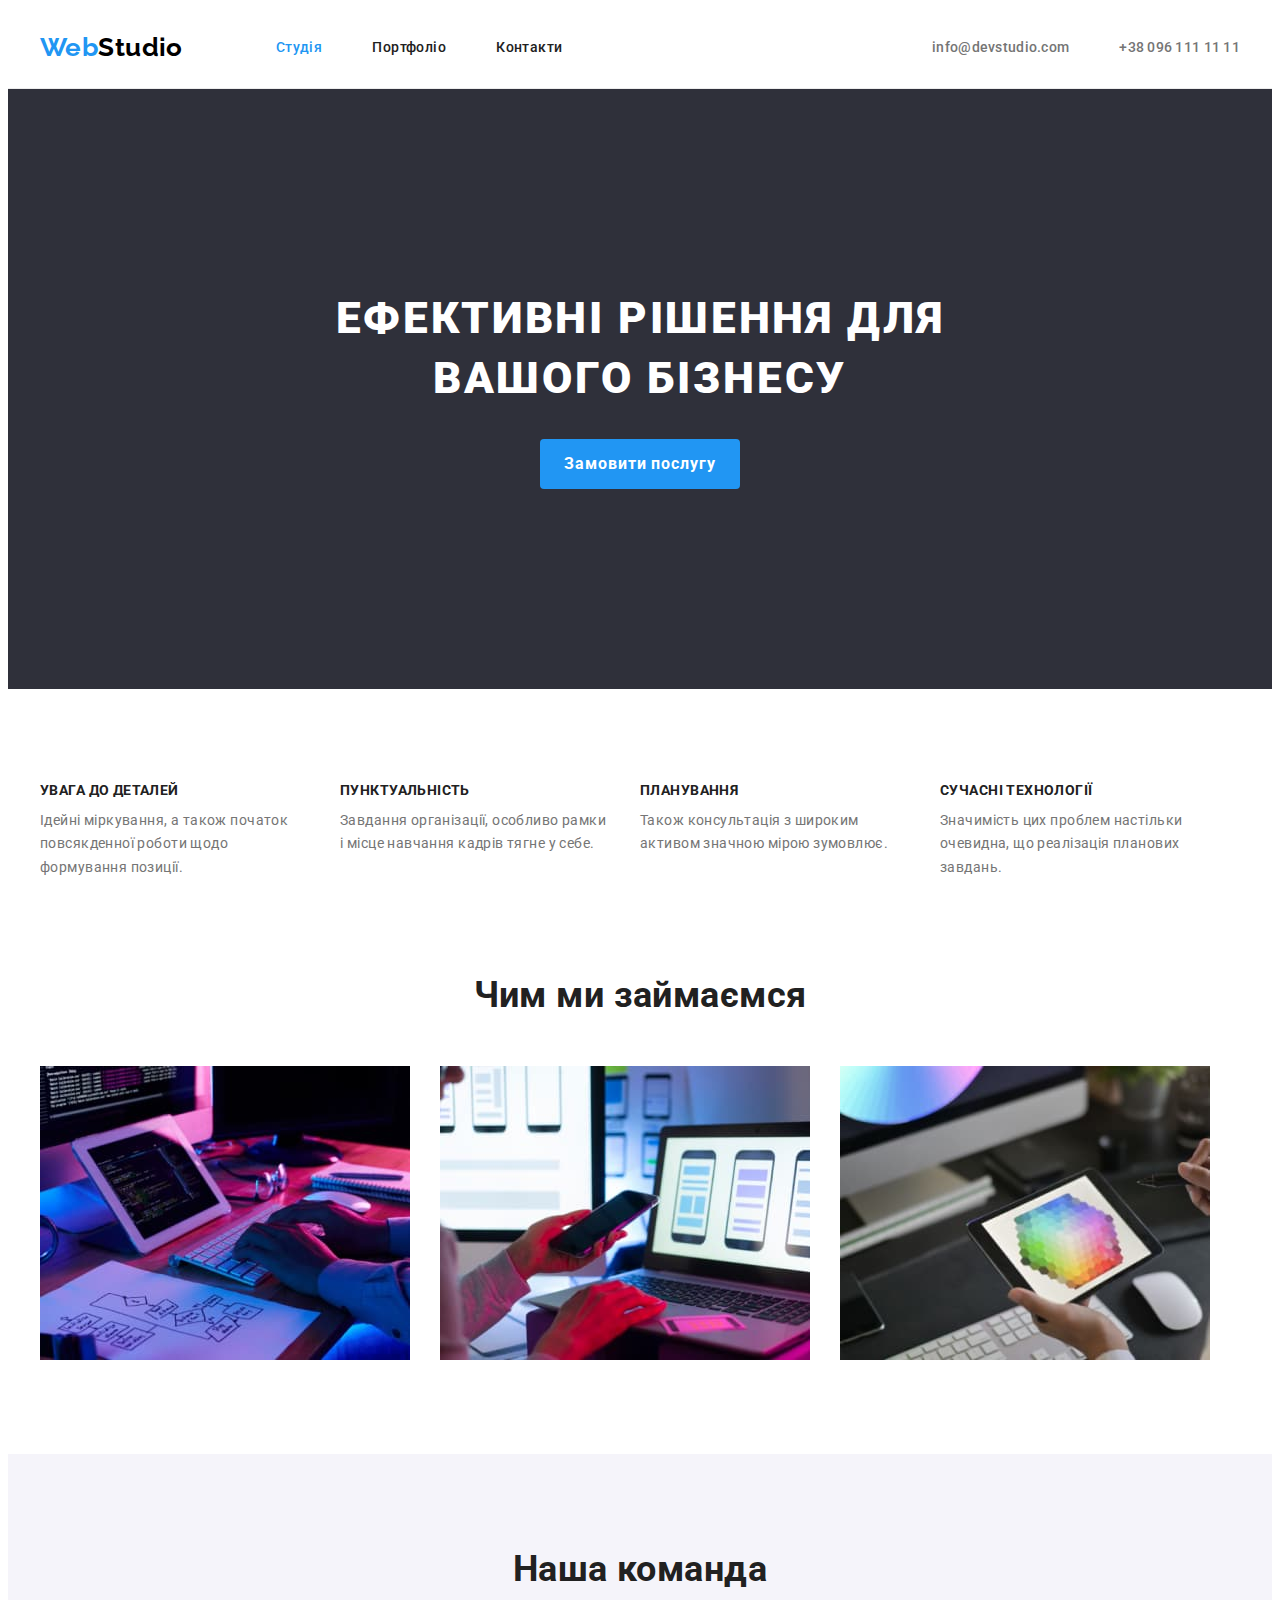
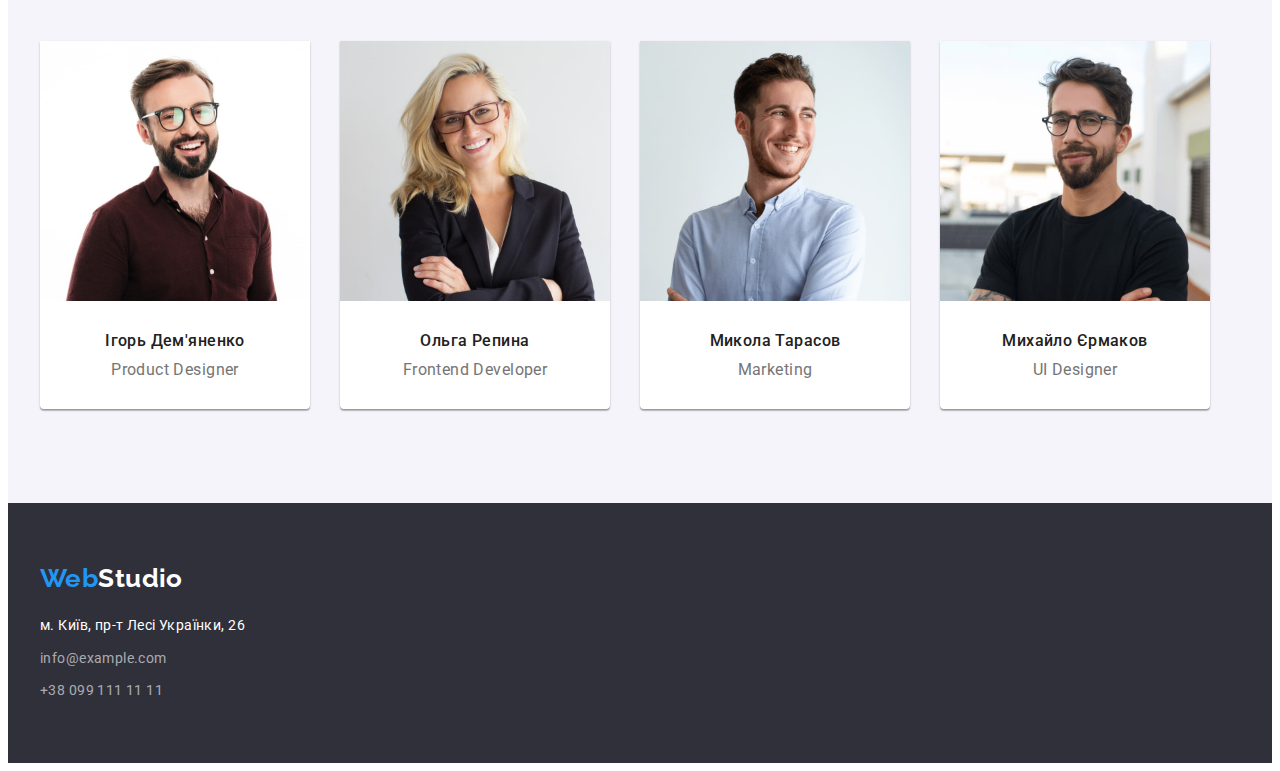
<file: index.html>
<!DOCTYPE html>
<html lang="uk">
  <head>
    <meta charset="UTF-8" />
    <meta http-equiv="X-UA-Compatible" content="IE=edge" />
    <meta name="viewport" content="width=device-width, initial-scale=1.0" />
    <title>Студія</title>
    <link
      rel="stylesheet"
      href="https://cdnjs.cloudflare.com/ajax/libs/modern-normalize/1.1.0/modern-normalize.min.css"
      integrity="sha512-wpPYUAdjBVSE4KJnH1VR1HeZfpl1ub8YT/NKx4PuQ5NmX2tKuGu6U/JRp5y+Y8XG2tV+wKQpNHVUX03MfMFn9Q=="
      crossorigin="anonymous"
      referrerpolicy="no-referrer"
    />
    <link rel="preconnect" href="https://fonts.googleapis.com" />
    <link rel="preconnect" href="https://fonts.gstatic.com" crossorigin />
    <link
      href="https://fonts.googleapis.com/css2?family=Raleway:wght@700&family=Roboto:wght@400;500;700;900&display=swap"
      rel="stylesheet"
    />
    <link rel="stylesheet" href="./css/styles.css" />
  </head>
  <body>
    <!--Шапка-->
    <header class="header">
      <div class="container">
        <nav class="header-nav">
          <a class="logo link" href="./index.html" lang="en">
            Web<span class="logo-header">Studio</span>
          </a>
          <ul class="pages list">
            <li><a class="link curent" href="./index.html">Студія</a></li>
            <li><a class="link" href="./portfolio.html">Портфоліо</a></li>
            <li><a class="link" href="">Контакти</a></li>
          </ul>
        </nav>
        <ul class="list">
          <li class="header-contact">
            <a class="contact-link link" href="mailto:info@devstudio.com">info@devstudio.com</a>
          </li>
          <li class="header-contact">
            <a class="contact-link link" href="tel:+380961111111">+38 096 111 11 11</a>
          </li>
        </ul>
      </div>
    </header>
    <main>
      <!--Заголовок-->
      <section class="hero">
        <div class="container">
          <h1 class="hero-title">Ефективні рішення для вашого бізнесу</h1>
          <button class="button-blu" type="button">Замовити послугу</button>
        </div>
      </section>
      <!--Особливості-->
      <section class="characteristic section">
        <div class="container">
          <h2 class="none">Особливості</h2>
          <ul class="list">
            <li>
              <h3 class="title-item", >Увага до деталей</h3>
              <p>
                Ідейні міркування, а також початок повсякденної роботи щодо формування позиції.
              </p>
            </li>
            <li>
              <h3 class="title-item">Пунктуальність</h3>
              <p>
                Завдання організації, особливо рамки і місце навчання кадрів тягне у себе.
              </p>
            </li>
            <li>
              <h3 class="title-item">Планування</h3>
              <p>
                Також консультація з широким активом значною мірою зумовлює.
              </p>
            </li>
            <li>
              <h3 class="title-item">Сучасні технології</h3>
              <p>Значимість цих проблем настільки очевидна, що реалізація планових завдань.</p>
            </li>
          </ul>
        </div>
      </section>
      <!--Що робимо-->
      <section class="work section">
        <div class="container">
          <h2 class="title">Чим ми займаємся</h2>
          <ul class="list">
            <li>
              <img src="./images/box_1.jpg" alt="Пошук рішеннь" width="370" />
            </li>
            <li>
              <img src="./images/box_2.jpg" alt="Планування" width="370" />
            </li>
            <li>
              <img src="./images/box_3.jpg" alt="Реалізація проекту" width="370" />
            </li>
          </ul>
        </div>
      </section>
      <!--Команда-->
      <section class="team section">
        <div class="container">
          <h2 class="title">Наша команда</h2>
          <ul class="list">
            <li class="team-cards">
              <img src="./images/img.jpg" alt="Фото Игоря Демьяненко" width="270" />
              <div class="team-cards-centering">
              <h3 class="name">Ігорь Дем'яненко</h3>
              <p class="position" lang="en">Product Designer</p>
            </div>
            </li>

            <li class="team-cards">
              <img src="./images/img-1.jpg" alt="Фото Ольги Репиной" width="270" />
              <div class="team-cards-centering">
              <h3 class="name">Ольга Репина</h3>
              <p class="position" lang="en">Frontend Developer</p>
            </div>
            </li>

            <li class="team-cards">
              <img src="./images/img-2.jpg" alt="Фото Николая Тарасова" width="270" />
              <div class="team-cards-centering">
              <h3 class="name">Микола Тарасов</h3>
              <p class="position" lang="en">Marketing</p>
            </div>
            </li>

            <li class="team-cards">
              <img src="./images/img-3.jpg" alt="Фото Михаила Ермакова" width="270" />
              <div class="team-cards-centering">
              <h3 class="name">Михайло Єрмаков</h3>
              <p class="position" lang="en">UI Designer</p>
            </div>
            </li>
          </ul>
        </div>
      </section>
    </main>
    <!--Подвал-->
    <footer class="footer">
      <div class="container">
        <a class="logo-end link" href="./index.html" lang="en">
          Web<span class="logo-footer">Studio</span>
        </a>
        <address>
          <ul class="list">
            <li>
              <a class="address link" href=""> м. Київ, пр-т Лесі Українки, 26</a>
            </li>
            <li>
              <a class="footer-contacts link" href="mailto:info@example.com">info@example.com</a>
            </li>
            <li>
              <a class="footer-contacts link" href="tel:+380991111111">+38 099 111 11 11</a>
            </li>
          </ul>
        </address>
      </div>
    </footer>
  </body>
</html>
</file>
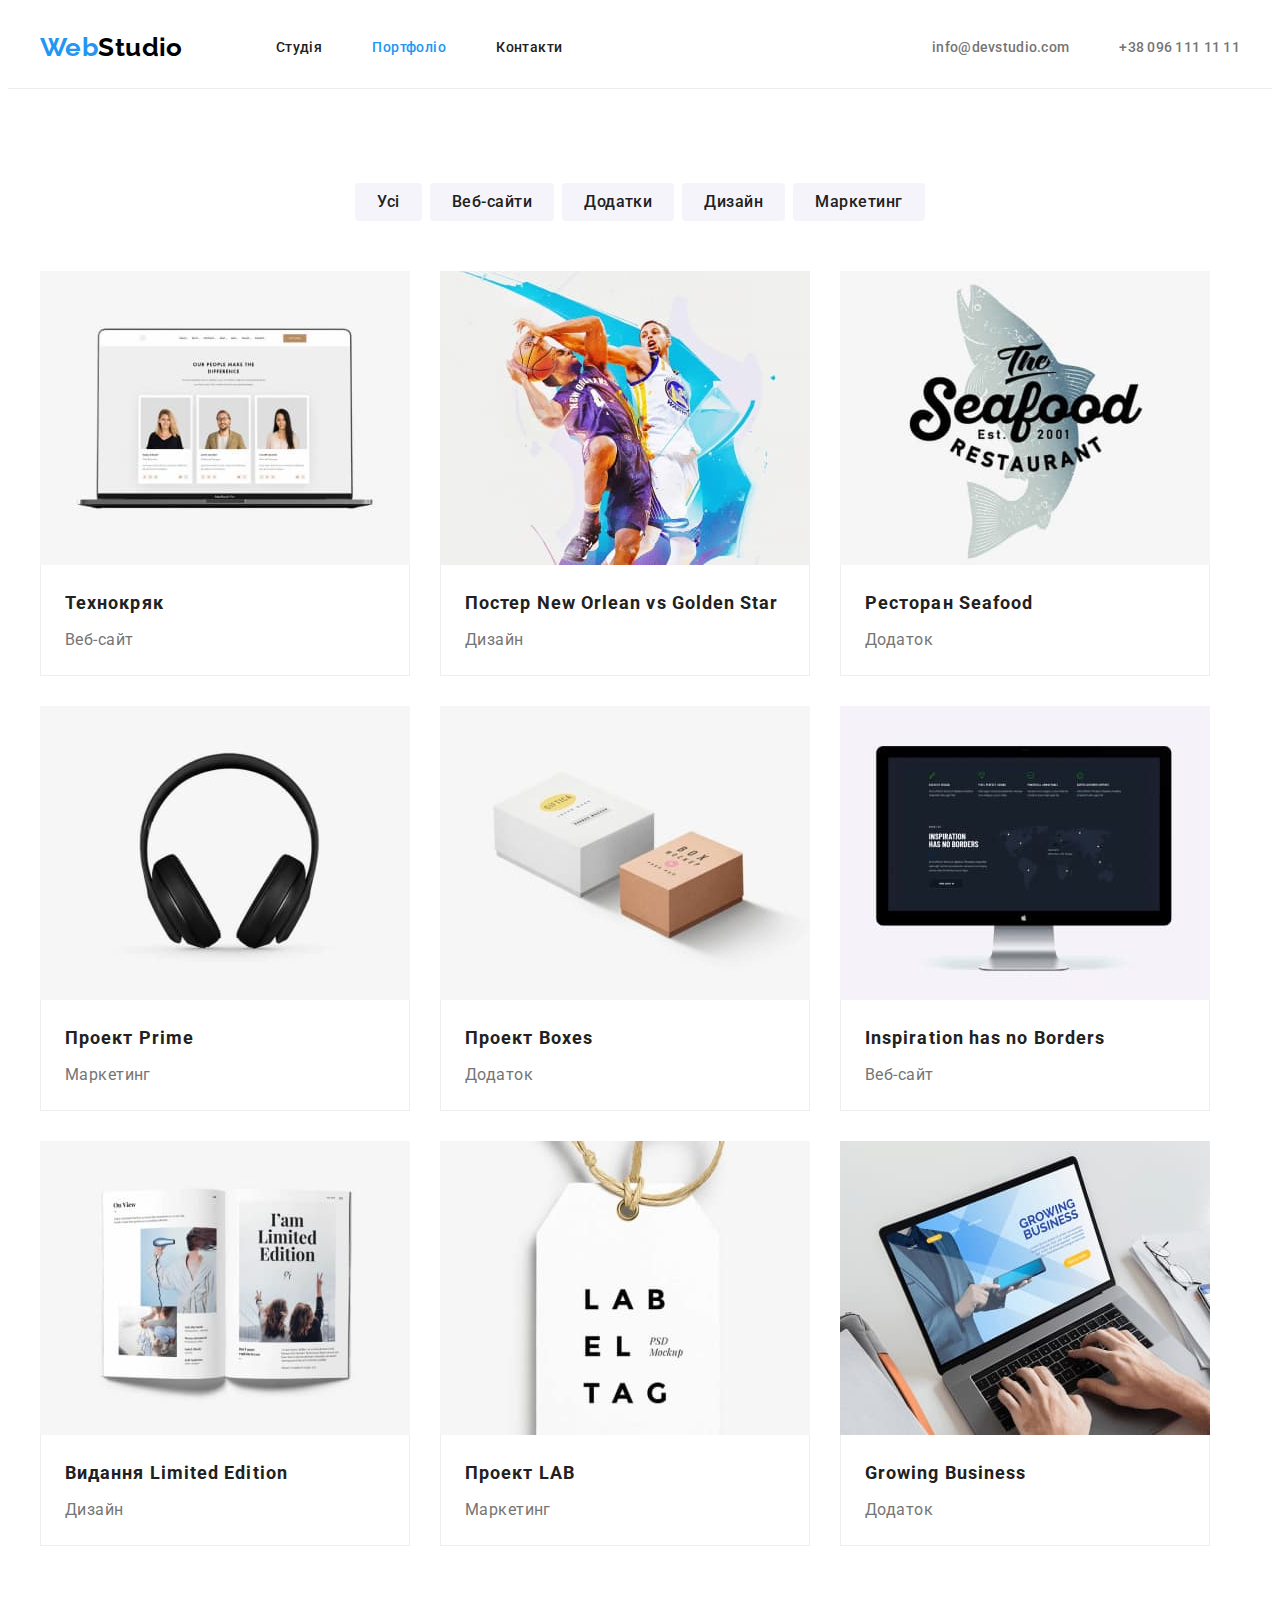
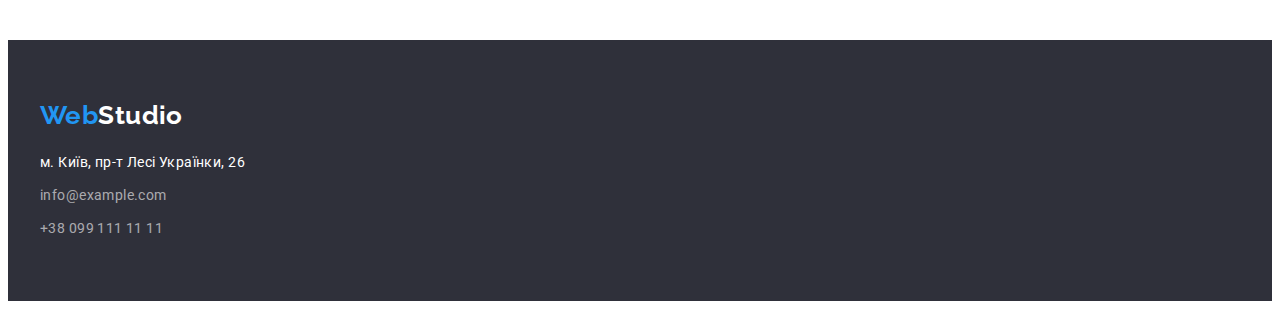
<file: portfolio.html>
<!DOCTYPE html>
<html lang="uk">
  <head>
    <meta charset="UTF-8" />
    <meta http-equiv="X-UA-Compatible" content="IE=edge" />
    <meta name="viewport" content="width=device-width, initial-scale=1.0" />
    <title>Портфоліо</title>
    <link
      rel="stylesheet"
      href="https://cdnjs.cloudflare.com/ajax/libs/modern-normalize/1.1.0/modern-normalize.min.css"
      integrity="sha512-wpPYUAdjBVSE4KJnH1VR1HeZfpl1ub8YT/NKx4PuQ5NmX2tKuGu6U/JRp5y+Y8XG2tV+wKQpNHVUX03MfMFn9Q=="
      crossorigin="anonymous"
      referrerpolicy="no-referrer"
    />
    <link rel="preconnect" href="https://fonts.googleapis.com" />
    <link rel="preconnect" href="https://fonts.gstatic.com" crossorigin />
    <link
      href="https://fonts.googleapis.com/css2?family=Raleway:wght@700&family=Roboto:wght@400;500;700;900&display=swap"
      rel="stylesheet"
    />
    <link rel="stylesheet" href="./css/styles.css" />
  </head>
  <body>
    <!--Шапка-->
    <header class="header">
      <div class="container">
        <nav class="header-nav">
          <a class="logo link" href="./index.html" lang="en">
            Web<span class="logo-header">Studio</span>
          </a>
          <ul class="pages list">
            <li><a class="link" href="./index.html">Студія</a></li>
            <li><a class="link curent" href="./portfolio.html">Портфоліо</a></li>
            <li><a class="link" href="">Контакти</a></li>
          </ul>
        </nav>
        <ul class="list">
          <li class="header-contact">
            <a class="contact-link link" href="mailto:info@devstudio.com">info@devstudio.com</a>
          </li>
          <li class="header-contact">
            <a class="contact-link link" href="tel:+380961111111">+38 096 111 11 11</a>
          </li>
        </ul>
      </div>
    </header>

    <main>
      <section class="portfolio section">
        <div class="container">
          <h1 class="none">Портфоліо</h1>
          <ul class="button list">
            <li class="button-right"><button class="btn-grey" type="button">Усі</button></li>
            <li class="button-right"><button class="btn-grey" type="button">Веб-сайти</button></li>
            <li class="button-right"><button class="btn-grey" type="button">Додатки</button></li>
            <li class="button-right"><button class="btn-grey" type="button">Дизайн</button></li>
            <li><button class="btn-grey" type="button">Маркетинг</button></li>
          </ul>
          <ul class="portfolio-cards list">
            <li class="portfolio-item">
              <img
                src="./images/img-web1.jpg"
                alt="На моніторі ноутбука зображення фото людей"
                width="370"
              />
              <div class="border-cards">
                <h2 class="title-cards">Технокряк</h2>
                <p class="point">Веб-сайт</p>
              </div>
            </li>
            <li class="portfolio-item">
              <img src="./images/img-diz1.jpg" alt="Два баскетболіста" width="370" />
              <div class="border-cards">
                <h2 class="title-cards">Постер New Orlean vs Golden Star</h2>
                <p class="point">Дизайн</p>
              </div>
            </li>
            <li class="portfolio-item">
              <img src="./images/img-app1.jpg" alt="Рыба" width="370" />
              <div class="border-cards">
                <h2 class="title-cards">Ресторан Seafood</h2>
                <p class="point">Додаток</p>
              </div>
            </li>
            <li class="portfolio-item">
              <img src="./images/img-mark1.jpg" alt="Наушники" width="370" />
              <div class="border-cards">
                <h2 class="title-cards">Проект Prime</h2>
                <p class="point">Маркетинг</p>
              </div>
            </li>
            <li class="portfolio-item">
              <img src="./images/img-app2.jpg" alt="Две коробки" width="370" />
              <div class="border-cards">
                <h2 class="title-cards">Проект Boxes</h2>
                <p class="point">Додаток</p>
              </div>
            </li>
            <li class="portfolio-item">
              <img src="./images/img-web2.jpg" alt="Монітор" width="370" />
              <div class="border-cards">
                <h2 class="title-cards">Inspiration has no Borders</h2>
                <p class="point">Веб-сайт</p>
              </div>
            </li>
            <li class="portfolio-item">
              <img src="./images/img-diz2.jpg" alt="Книга" width="370" />
              <div class="border-cards">
                <h2 class="title-cards">Видання Limited Edition</h2>
                <p class="point">Дизайн</p>
              </div>
            </li>
            <li class="portfolio-item">
              <img src="./images/img-mark2.jpg" alt="Брелок" width="370" />
              <div class="border-cards">
                <h2 class="title-cards">Проект LAB</h2>
                <p class="point">Маркетинг</p>
              </div>
            </li>
            <li class="portfolio-item">
              <img src="./images/img-app3.jpg" alt="Ноутбук" width="370" />
              <div class="border-cards">
                <h2 class="title-cards">Growing Business</h2>
                <p class="point">Додаток</p>
              </div>
            </li>
          </ul>
        </div>
      </section>
    </main>

    <!--Подвал-->
    <footer class="footer">
      <div class="container">
        <a class="logo-end link" href="./index.html" lang="en">
          Web<span class="logo-footer">Studio</span>
        </a>
        <address>
          <ul class="list">
            <li>
              <a class="address link" href="https://goo.gl/maps/VsgWVJQS8bXGaJrV6" target="_blank" rel="noopener noreferrer nofollow"> м. Київ, пр-т Лесі Українки, 26</a>
            </li>
            <li>
              <a class="footer-contacts link" href="mailto:info@example.com">info@example.com</a>
            </li>
            <li>
              <a class="footer-contacts link" href="tel:+380991111111">+38 099 111 11 11</a>
            </li>
          </ul>
        </address>
      </div>
    </footer>
  </body>
</html>
</file>
<file: css/styles.css>
:root {
    --accent-color: #2196F3;
    --black:#000000;
    --white:#FFFFFF;
    --header-and-item: #212121;
    --adress-footer: #FFFFFF99;
    --black-fon: #2F303A;
    --gray-fon: #F5F4FA;
    --main: #757575;
    --hero-button: #188ce8;
    --border-header:#ECECEC;
    --border-cards:#EEEEEE;
    --shadow:rgba(0, 0, 0, 0.25);
}

body {
font-family: Roboto, sans-serif ;
color: var(--main);
background-color: var(--white);
font-weight: 400;
font-size: 14px;
line-height: 1.71;
letter-spacing: 0.03em;
}

.container {
    width: 1200px;
    padding: 0 15px;
    margin: 0 auto;
   }

.section{
    padding: 94px 0;
}

h1, h2, h3, h4, p, li, ul, a {
    margin: 0;
    padding: 0;
}

img {
    display: block;
    max-width: 100%;
    height: auto;
}

.list {
    list-style-type: none;
}

.link {
    text-decoration: none;
    }

/*Шапка*/
.header .container,
.header-nav,
.pages,
.contacts .list {
    display: flex;
    align-items: center;
}

.header  {
    padding: 24px 0 25px;
}

.header{
border-bottom: 1px solid var(--border-header);
}

.logo {
    font-family: Raleway, sans-serif;
    font-weight:700;
    font-size: 26px;
    line-height: 1.19;    
    color: var(--accent-color);
    margin-right: 93px;
 }

 .logo-end{    
    font-family: Raleway, sans-serif;
    font-weight:700;
    font-size: 26px;
    line-height: 1.19;    
    color: var(--accent-color);
    margin-bottom: 20px;
    
}

.logo-header {
    color: var(--black);
}

.pages .link{
    font-weight:500;
    font-size:14px;
    line-height: 0.88;
    color: var(--header-and-item);
    padding: 20px 0;
}

.header .list {
    display: flex;
    margin-left: auto;
}

.contact-link {
    font-weight:500;
    font-size:14px;
    line-height:1.14;
    letter-spacing: 0.02em;
    color: var(--main);
    padding: 20px 0;
  
}


.pages li:not(:last-child),
.contacts li:not(:last-child),
.header-contact:not(:last-child) {
    margin-right: 50px;
}

.link:hover,
.link:focus,
.link:active{
    color: var(--accent-color);
}

.pages .curent {
    color: var(--accent-color) ;
}

/*Студия*/

/*Герой*/

.hero {
    color: var(--white);
    background-color: var(--black-fon);
    text-align: center;
    text-transform: uppercase;
    line-height: 1.36;
    letter-spacing: 0.06em;
}

.hero {
    padding: 200px 0;}

.hero-title {
    margin: auto;
    font-weight: 900;
    font-size: 44px;
    margin-bottom: 30px;
    width: 696px;
    letter-spacing: 0.06em;
    line-height: 1.36;
}

.button-blu {
    font-family: inherit;
    width: 200px;
    height: 50px;
    padding: 0;
    border: 2px transparent;
    border-radius: 4px;

    text-align: center; 
    color: var(--white);
    background-color: var(--accent-color);
    font-weight: 700;
    font-size: 16px;
    line-height: 1.88;
    letter-spacing: 0.06em;
}

.button-blu:active,
.button-blu:hover,
.button-blu:focus {
    background-color: var(--hero-button);
}

/*Особенности*/

.none {
    position: absolute;
    width: 1px;
    height: 1px;
    margin: -1px;
    border: 0;
    padding: 0;
    white-space: nowrap;
    clip-path: inset(100%);
    clip: rect(0 0 0 0);
    overflow: hidden;
}


.characteristic .list{
display: flex;
    flex-wrap: wrap;
}

.characteristic li {
    width: 270px;
}

.characteristic li:not(:nth-child(n+4)){
    margin-right: 30px;
}

.characteristic .title-item {
    margin-bottom: 10px;
    color: var(--header-and-item);
    font-size: 14px;
    line-height: 1.14;
    text-transform: uppercase;
}

/*Оглавление секций*/
.title {
    margin-bottom: 50px;

    color: var(--header-and-item);
    font-size: 36px;
    line-height: 1.17;
    text-align: center;
}

/*Чем мы занимаемся*/
.work.section {
    padding-top: 0;
}

.work .list {
    display: flex;
    flex-wrap: wrap;
}

.work li:not(:nth-child(n+3)) {
    margin-right: 30px;
}

/*Наша команда*/
.team {
    background-color: var(--gray-fon);
}

.team .list{
    display: flex;
    flex-wrap: wrap;
}
.team-cards:not(:nth-child(n+4)) {
    margin-right: 30px;
}
.team-cards{
    width: 270px;
    background-color: var(--white);
    box-shadow: 0px 1px 3px rgba(0, 0, 0, 0.12), 0px 1px 1px rgba(0, 0, 0, 0.14), 0px 2px 1px rgba(0, 0, 0, 0.2);
    border-radius: 0px 0px 4px 4px;
}

.team-cards-centering{
padding-top: 30px;
padding-bottom: 30px;
}

.name {
        color: var(--header-and-item);
    font-weight: 500;
    font-size: 16px;
    line-height: 1.19;
    text-align: center;
    margin-bottom: 10px;
}

.position {
    font-size: 16px;
    line-height: 1.19;
    text-align: center;
    }


/*Подвал*/
.footer {
    background-color: var(--black-fon);
    padding: 60px 0;
}

.footer .logo-end{
    display: block;
    margin-bottom: 20px;    
}

.footer li:not(:last-child){
    margin-bottom: 9px;
}

.logo-footer {
    color: var(--white);
}

.address{
    color: var(--white);
    font-style: normal;
    padding: 4px 0;
}

.footer-contacts {
    color: var(--adress-footer);
    font-style: normal;
    padding: 4px 0;
}

/*Портфолио*/
.portfolio .button {
    display: flex;
    justify-content: center;
    margin-bottom: 50px;
}

.btn-grey:last-child {
/* margin-right: 8px; */
}
.button-right{
    margin-right: 8px
}

.btn-grey {
    font-family: inherit;
    padding: 6px 22px;
    border-radius: 4px;
    border: 2px transparent;
    text-align: center;
    cursor: pointer;
    color: var(--header-and-item);
    background-color: var(--gray-fon);
    font-weight: 500;
    font-size: 16px;
    line-height: 1.63;
    letter-spacing: 0.03em;
}

.btn-grey:hover,
.btn-grey:focus,
.btn-grey:active {      
    color: var(--white);
    background-color: var(--accent-color);
}

.portfolio-cards{
        display: flex;
        flex-wrap: wrap;
}

.portfolio-item {
    width:calc((100% - 60px) / 3);
    margin-right: 30px;
    height: calc((100% - 60px) / 3);
    margin-bottom: 30px;
    width: 370px;
}

.portfolio-item:nth-last-of-type(-n+3){
    margin-bottom: 0;
}

.portfolio-item:nth-child(3n){
    margin-right: 0;
}

.border-cards {
    border-bottom: 1px solid var(--border-cards);
    border-right: 1px solid var(--border-cards);
    border-left: 1px solid var(--border-cards);
    padding: 20px 24px;
    
}

.title-cards {
    color: var(--header-and-item);
    font-size: 18px;
    line-height: 2;
    letter-spacing: 0.06em;
    margin-bottom: 4px;
}

.point {
    font-size: 16px;
    line-height: 1.88;
}
</file>
